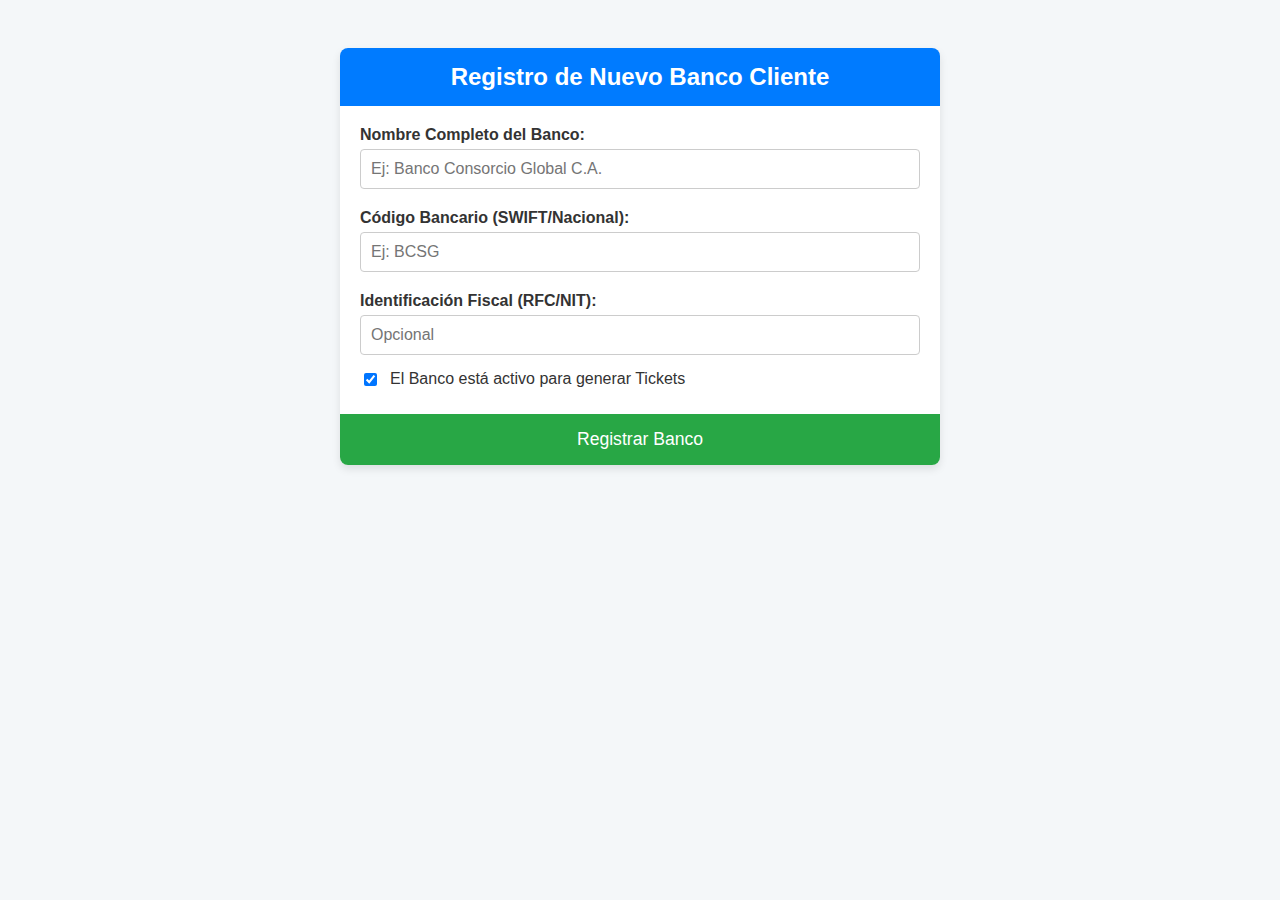
<file: CrearBancos.html>
<!DOCTYPE html>
<html>
<head>
    <title>Registrar Banco</title>
    <link rel="stylesheet" href="Style.bancos.css">
</head>
<body>
<div class="card">
    <h2 class="card-header">Registro de Nuevo Banco Cliente</h2>
    <form id="formRegistroBanco" method="POST" clase="formualario-banco">
        
        <div class="form-group">
            <label for="nombre">Nombre Completo del Banco:</label>
            <input type="text" id="nombre" name="nombre" required 
                   placeholder="Ej: Banco Consorcio Global C.A.">
            <span id="error-nombre" class="error-message"></span>
        </div>

        <div class="form-group">
            <label for="codigo_banco">Código Bancario (SWIFT/Nacional):</label>
            <input type="text" id="codigo_banco" name="codigo_banco" required 
                   maxlength="10" placeholder="Ej: BCSG">
            <span id="error-codigo" class="error-message"></span>
        </div>

        <div class="form-group">
            <label for="rfc_nit_otro">Identificación Fiscal (RFC/NIT):</label>
            <input type="text" id="rfc_nit_otro" name="rfc_nit_otro" 
                   maxlength="20" placeholder="Opcional">
        </div>

        <div class="form-group checkbox-group">
            <input type="checkbox" id="esta_activo" name="esta_activo" checked>
            <label for="esta_activo">El Banco está activo para generar Tickets</label>
        </div>
        
        <button type="submit" id="btnGuardar">
            <i class="fas fa-save"></i> Registrar Banco
        </button>
        
    </form>
</div>

    <script src="CrearBancos.js"></script>


</body>
</html>
</file>
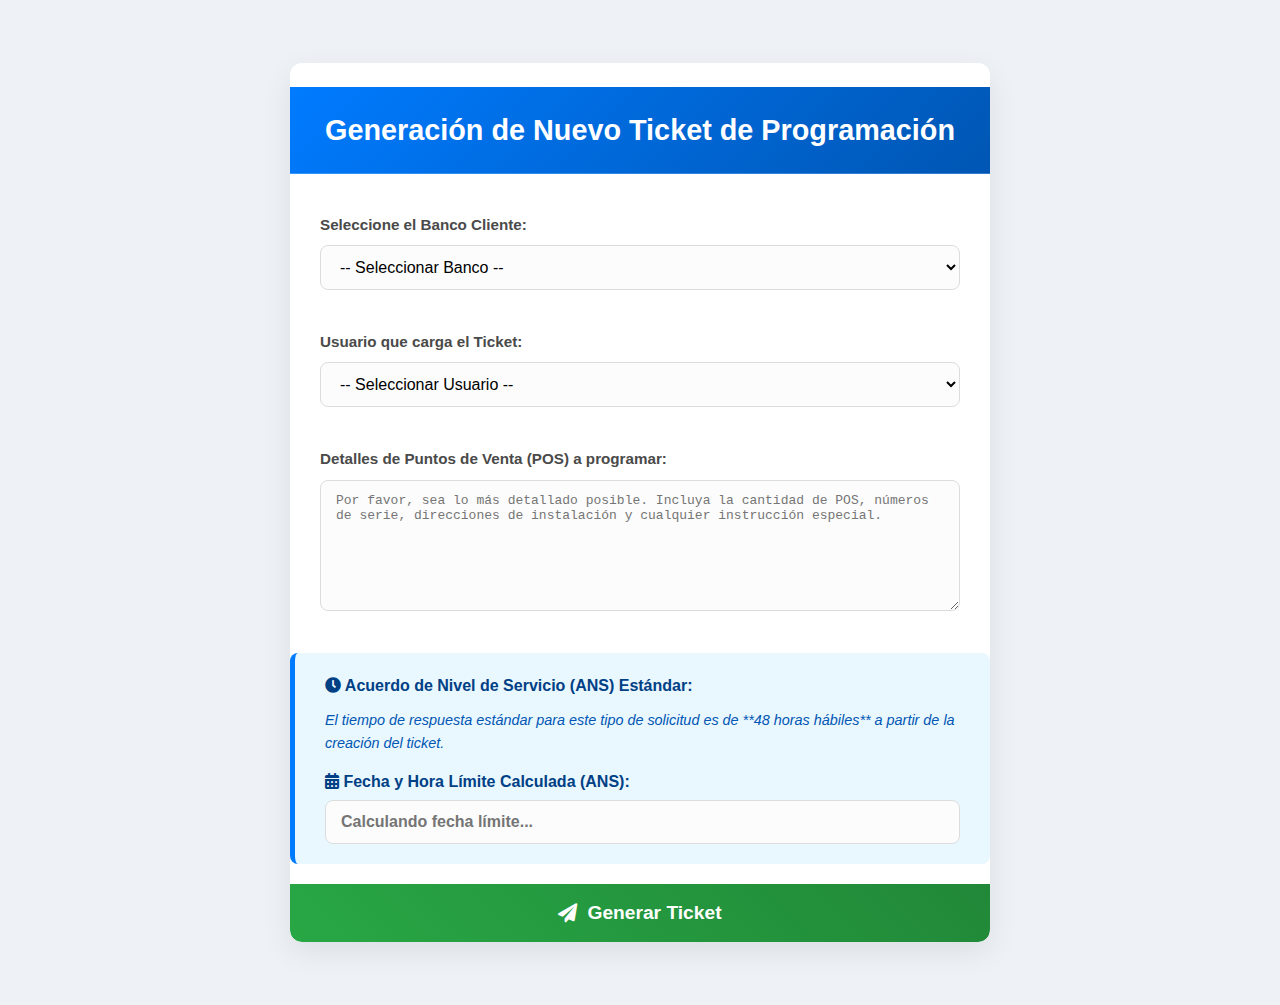
<file: CrearTickest.html>
<!DOCTYPE html>
<html lang="es">
<head>
    <meta charset="UTF-8">
    <meta name="viewport" content="width=device-width, initial-scale=1.0">
    <title>Generar Ticket</title>
    <link rel="stylesheet" href="https://cdnjs.cloudflare.com/ajax/libs/font-awesome/5.15.3/css/all.min.css">
    <link rel="stylesheet" href="Style.Tickest.css">
    
</head>
<body>

    <div class="card">
        <h2 class="card-header">Generación de Nuevo Ticket de Programación</h2>
        <form id="formCrearTicket" method="POST" action="procesar_ticket.php">
            
            <div class="form-group">
                <label for="id_banco">Seleccione el Banco Cliente:</label>
                <select id="id_banco" name="id_banco" required>
                    <option value="">-- Seleccionar Banco --</option>
                    <option value="1">Banco Consorcio A</option>
                    <option value="2">Banco Capital B</option>
                    <option value="3" disabled>Banco Inactivo C (Ejemplo)</option>
                </select>
                <span id="error-banco" class="error-message"></span>
            </div>

            <div class="form-group">
                <label for="id_usuario_cargador">Usuario que carga el Ticket:</label>
                <select id="id_usuario_cargador" name="id_usuario_cargador" required>
                    <option value="">-- Seleccionar Usuario --</option>
                    <option value="101">Juan Pérez (Banco Consorcio A)</option>
                </select>
                <span id="error-usuario" class="error-message"></span>
            </div>

            <div class="form-group">
                <label for="descripcion_solicitud">Detalles de Puntos de Venta (POS) a programar:</label>
                <textarea id="descripcion_solicitud" name="descripcion_solicitud" rows="7" required 
                          placeholder="Por favor, sea lo más detallado posible. Incluya la cantidad de POS, números de serie, direcciones de instalación y cualquier instrucción especial."></textarea>
                <span id="error-descripcion" class="error-message"></span>
            </div>

            <div class="form-group ans-info-group">
                <label><i class="fas fa-clock"></i> Acuerdo de Nivel de Servicio (ANS) Estándar:</label>
                <p>El tiempo de respuesta estándar para este tipo de solicitud es de **48 horas hábiles** a partir de la creación del ticket.</p>
                
                <label><i class="fas fa-calendar-alt"></i> Fecha y Hora Límite Calculada (ANS):</label>
                <input type="text" id="fecha_limite_ans" name="fecha_limite_ans" readonly class="calculated-field"
                       placeholder="Calculando fecha límite...">
            </div>
            
            <button type="submit" id="btnGenerarTicket">
                <i class="fas fa-paper-plane"></i> Generar Ticket
            </button>
            
        </form>
    </div>

    <script>
        // Pega el JavaScript de validación y carga de usuarios aquí
    </script>
</body>
</html>
</file>
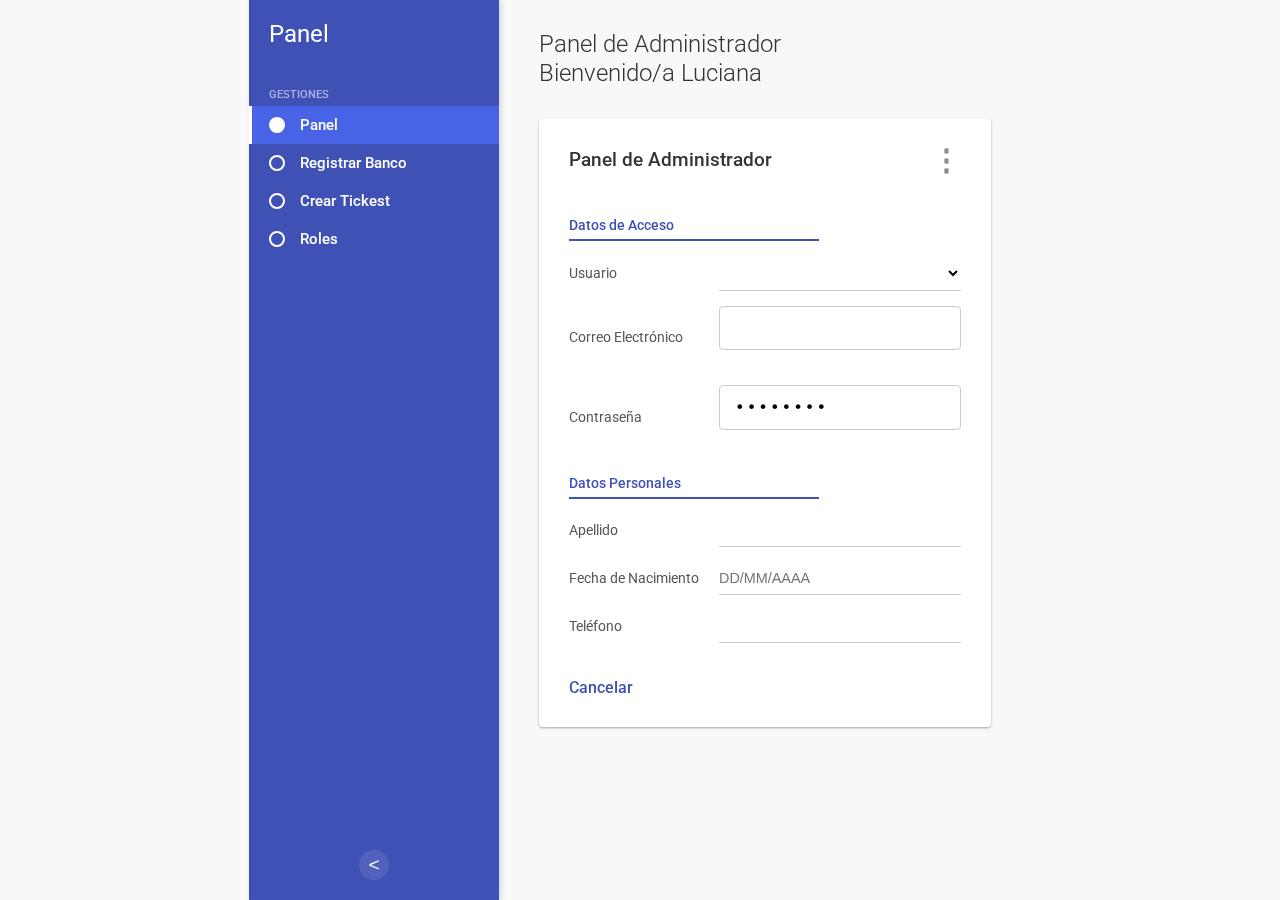
<file: dasboard.web.html>
<!DOCTYPE html>
<html lang="es">
<head>
    <meta charset="UTF-8">
    <meta name="viewport" content="width=device-width, initial-scale=1.0">
    <title>Panel de Administrador</title>
    <link rel="stylesheet" href="Style.web.css"> 
</head>
<body>

    <div class="admin-layout">

        <aside class="sidebar">
            <div class="sidebar-header">
                Panel
            </div>
            
            <div class="menu-section-title">GESTIONES</div>
            <nav class="menu">
    <div class="menu-item" onclick="setActive(this)">
        <span class="menu-item-icon">O</span>
        Panel
    </div>
    <div class="menu-item" onclick="setActive(this); window.open('CrearBancos.html');">
    <span class="menu-item-icon">O</span>
   Registrar Banco
</div>
     <div class="menu-item" onclick="setActive(this); window.open('CrearTickest.html');">
        <span class="menu-item-icon">O</span>
        Crear Tickest
    </div>
    <div class="menu-item" onclick="setActive(this)">
        <span class="menu-item-icon">O</span>
        Roles
    </div>
</nav>
            
            <div class="sidebar-footer">
                <button class="collapse-button">&lt;</button>
            </div>
        </aside>

        <main class="content-area">
            
            <header class="page-top-header">
                Panel de Administrador<br>
                Bienvenido/a Luciana
            </header>
            
            <div class="main-card">
                
                <div class="card-title">
                    <span>Panel de Administrador</span>
                    <span class="three-dots">⋮</span> 
                </div>

                <form>
                    
                    <div class="form-section-title">Datos de Acceso</div>
                    <div class="form-group">
                        <label for="usuario" class="form-label">Usuario</label>
                        <div class="form-input-container">
                            <select id="usuario" class="form-select">
                                <option></option> 
                            </select>
                        </div>
                    </div>

                    <div class="form-group">
                        <label for="correo" class="form-label">Correo Electrónico</label>
                        <div class="form-input-container">
                            <input type="email" id="correo" class="form-input">
                        </div>
                    </div>

                    <div class="form-group">
                        <label for="contrasena" class="form-label">Contraseña</label>
                        <div class="form-input-container">
                            <input type="password" id="contrasena" class="form-input" value="12345678">
                        </div>
                    </div>
                    
                    <div class="form-section-title">Datos Personales</div>
                    <div class="form-group">
                        <label for="apellido" class="form-label">Apellido</label>
                        <div class="form-input-container">
                            <input type="text" id="apellido" class="form-input">
                        </div>
                    </div>
                    
                    <div class="form-group">
                        <label for="fecha_nacimiento" class="form-label">Fecha de Nacimiento</label>
                        <div class="form-input-container">
                            <input type="text" id="fecha_nacimiento" class="form-input" placeholder="DD/MM/AAAA">
                        </div>
                    </div>

                    <div class="form-group">
                        <label for="telefono" class="form-label">Teléfono</label>
                        <div class="form-input-container">
                            <input type="tel" id="telefono" class="form-input" placeholder="">
                        </div>
                    </div>

                    <a href="#" class="cancel-link">Cancelar</a>

                </form>

            </div> </main> </div> <script src="script.js"></script>
</body>
</html>
</file>
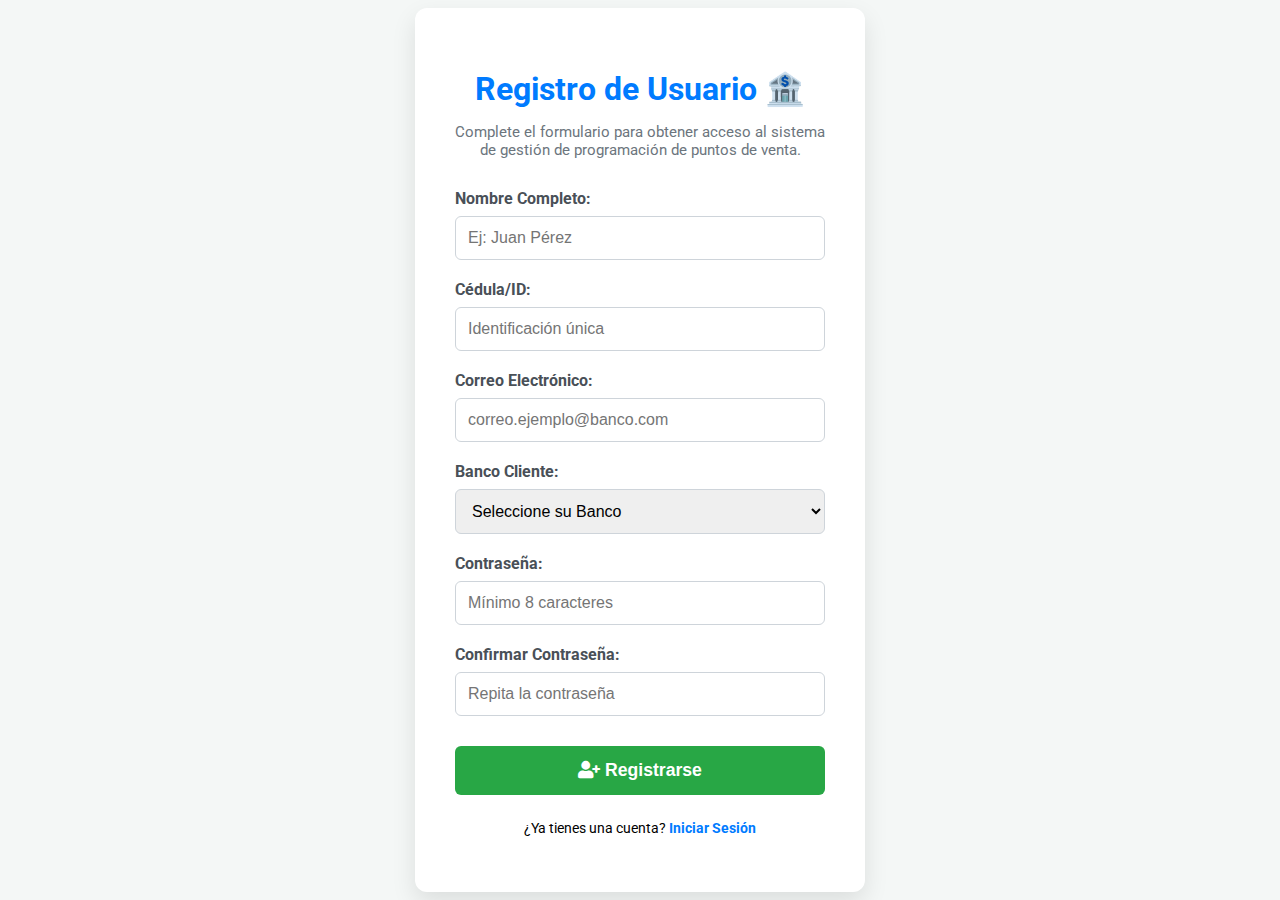
<file: resgistrarse.html>
<!DOCTYPE html>
<html lang="es">
<head>
    <meta charset="UTF-8">
    <meta name="viewport" content="width=device-width, initial-scale=1.0">
    <title>Registro de Usuario</title>
    <link rel="stylesheet" href="Style.registrarse.css">
    <link rel="stylesheet" href="https://cdnjs.cloudflare.com/ajax/libs/font-awesome/5.15.4/css/all.min.css">
</head>
<body>
    <div class="registro-container">
        <header>
            <h1 class="titulo">Registro de Usuario 🏦</h1>
            <p>Complete el formulario para obtener acceso al sistema de gestión de programación de puntos de venta.</p>
        </header>
        
        <form id="registroForm" method="POST" class="formulario-registro"> 
            
            <div class="grupo-input">
                <label for="nombre">Nombre Completo:</label>
                <input type="text" id="nombre" name="nombre" placeholder="Ej: Juan Pérez" required>
            </div>
            
            <div class="grupo-input">
                <label for="cedula">Cédula/ID:</label>
                <input type="text" id="cedula" name="cedula" placeholder="Identificación única" required>
            </div>

            <div class="grupo-input">
                <label for="email">Correo Electrónico:</label>
                <input type="email" id="email" name="email" placeholder="correo.ejemplo@banco.com" required>
            </div>

           <div class="grupo-input">
    <label for="banco">Banco Cliente:</label>
    <select id="banco" name="banco" required>
        <option value="" disabled selected>Seleccione su Banco</option>
        
        <option value="1">Banco A</option> 
        <option value="2">Banco B</option>
        <option value="3">Consorcio (Uso Interno)</option>
        
        </select>
</div>

            <div class="grupo-input">
                <label for="clave">Contraseña:</label>
                <input type="password" id="clave" name="clave" placeholder="Mínimo 8 caracteres" required>
            </div>

            <div class="grupo-input">
                <label for="confirmar_clave">Confirmar Contraseña:</label>
                <input type="password" id="confirmar_clave" name="confirmar_clave" placeholder="Repita la contraseña" required>
            </div>
            
            <div id="mensajeRegistro" class="mensaje-alerta"></div>

            <button type="submit" class="btn-registro">
                <i class="fas fa-user-plus"></i> Registrarse
            </button>
            
            <p class="enlace-login">
                ¿Ya tienes una cuenta? <a href="index.html">Iniciar Sesión</a>
            </p>

        </form>
    </div>
    <script src="registrarse.js"></script>
</body>
</html>
</file>
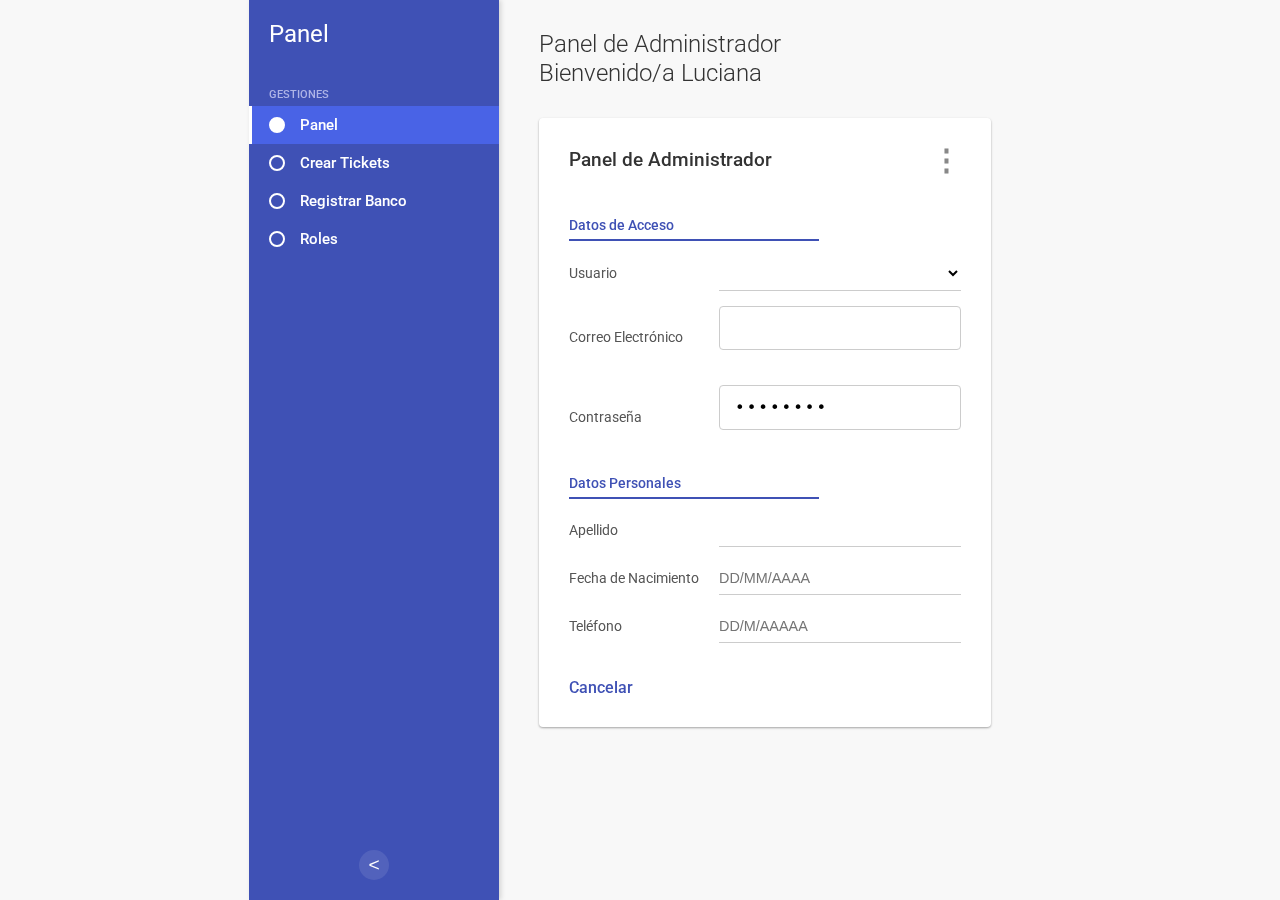
<file: WEB/dasboard.web.html>
<!DOCTYPE html>
<html lang="es">
<head>
    <meta charset="UTF-8">
    <meta name="viewport" content="width=device-width, initial-scale=1.0">
    <title>Panel de Administrador</title>
    <link rel="stylesheet" href="Style.web.css"> 
</head>
<body>

    <div class="admin-layout">

        <aside class="sidebar">
            <div class="sidebar-header">
                Panel
            </div>
            
            <div class="menu-section-title">GESTIONES</div>
            <nav class="menu">
    <div class="menu-item" onclick="setActive(this)">
        <span class="menu-item-icon">O</span>
        Panel
    </div>
    <div class="menu-item" onclick="setActive(this)">
        <span class="menu-item-icon">O</span>
        Crear Tickets
    </div>
    <div class="menu-item" onclick="setActive(this)">
        <span class="menu-item-icon">O</span>
        Registrar Banco
    </div>
    <div class="menu-item" onclick="setActive(this)">
        <span class="menu-item-icon">O</span>
        Roles
    </div>
</nav>
            
            <div class="sidebar-footer">
                <button class="collapse-button">&lt;</button>
            </div>
        </aside>

        <main class="content-area">
            
            <header class="page-top-header">
                Panel de Administrador<br>
                Bienvenido/a Luciana
            </header>
            
            <div class="main-card">
                
                <div class="card-title">
                    <span>Panel de Administrador</span>
                    <span class="three-dots">⋮</span> 
                </div>

                <form>
                    
                    <div class="form-section-title">Datos de Acceso</div>
                    <div class="form-group">
                        <label for="usuario" class="form-label">Usuario</label>
                        <div class="form-input-container">
                            <select id="usuario" class="form-select">
                                <option></option> 
                            </select>
                        </div>
                    </div>

                    <div class="form-group">
                        <label for="correo" class="form-label">Correo Electrónico</label>
                        <div class="form-input-container">
                            <input type="email" id="correo" class="form-input">
                        </div>
                    </div>

                    <div class="form-group">
                        <label for="contrasena" class="form-label">Contraseña</label>
                        <div class="form-input-container">
                            <input type="password" id="contrasena" class="form-input" value="12345678" readonly>
                        </div>
                    </div>
                    
                    <div class="form-section-title">Datos Personales</div>
                    <div class="form-group">
                        <label for="apellido" class="form-label">Apellido</label>
                        <div class="form-input-container">
                            <input type="text" id="apellido" class="form-input">
                        </div>
                    </div>
                    
                    <div class="form-group">
                        <label for="fecha_nacimiento" class="form-label">Fecha de Nacimiento</label>
                        <div class="form-input-container">
                            <input type="text" id="fecha_nacimiento" class="form-input" placeholder="DD/MM/AAAA">
                        </div>
                    </div>

                    <div class="form-group">
                        <label for="telefono" class="form-label">Teléfono</label>
                        <div class="form-input-container">
                            <input type="tel" id="telefono" class="form-input" placeholder="DD/M/AAAAA">
                        </div>
                    </div>

                    <a href="#" class="cancel-link">Cancelar</a>

                </form>

            </div> </main> </div> <script src="script.js"></script>
</body>
</html>
</file>
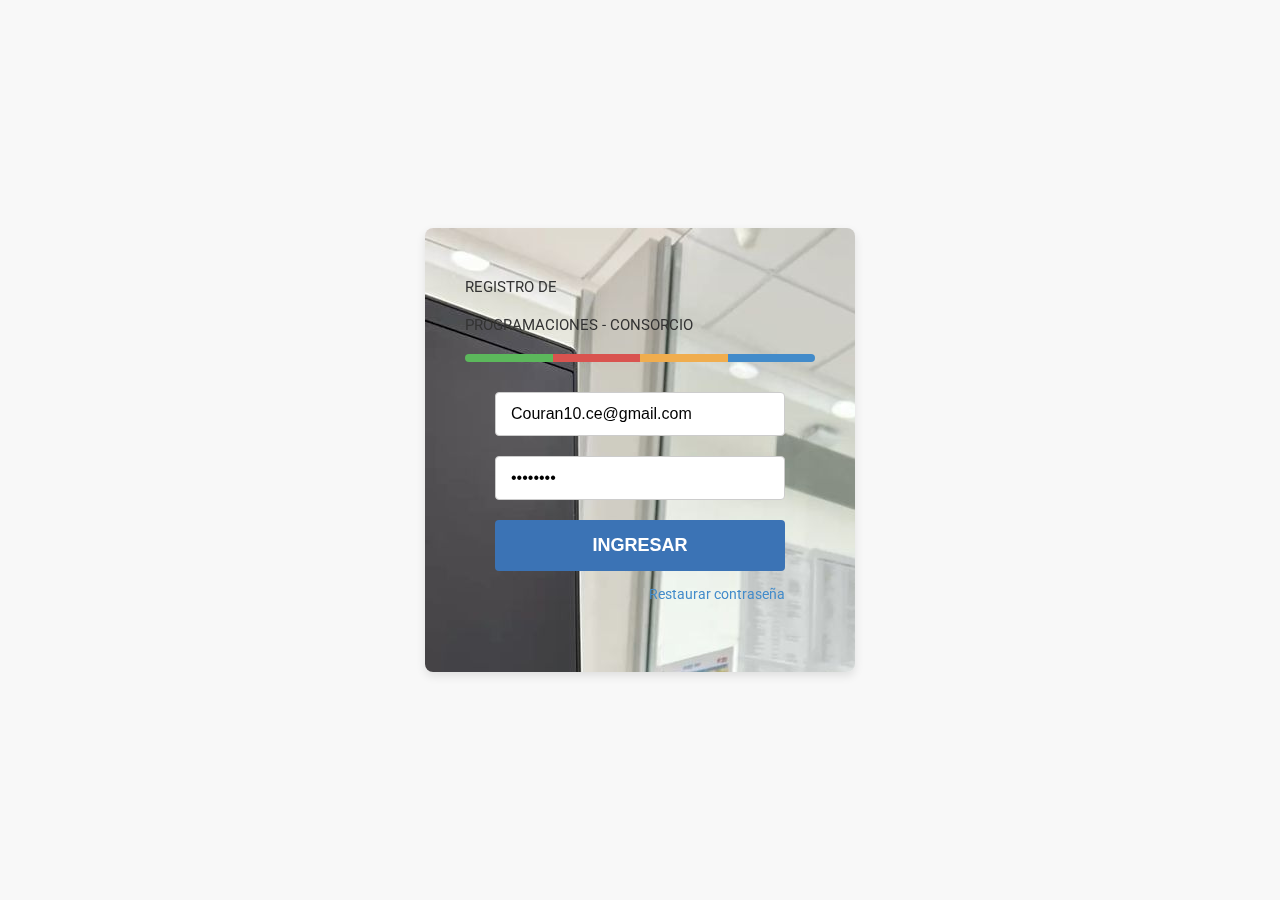
<file: WEB/index.web.html>
<!DOCTYPE html>
<html>
<head>
    <title>Plataforma de Consorcio</title>
    <link rel="stylesheet" href="Style.web.css">
</head>
<body>
    <div class="contenedor-logo">
        
    </div>

    <div class="contenedor-login">
        
        <h1 class="titulo-registro">REGISTRO DE </h1>
        <h1 class="titulo-linea-abajo"> PROGRAMACIONES - CONSORCIO</h1>
        
        <div class="barra-progreso">
            <div class="verde"></div>
            <div class="rojo"></div>
            <div class="amarillo"></div>
            <div class="azul"></div>
        </div>
        
        <form>
            <input type="email" placeholder="Couran10.ce@gmail.com" value="Couran10.ce@gmail.com">
            <input type="password" placeholder="Contraseña •••••••" value="••••••••">
            
            <button type="submit" class="btn-ingresar">INGRESAR</button>
            
            <div class="restaurar-contrasena">
                <a href="#">Restaurar contraseña</a>
            </div>
        </form>
    </div>

</body>
</html>
</file>
<file: Style.bancos.css>
/* Estilos Generales y Contenedor */
body {
    font-family: 'Arial', sans-serif;
    background-color: #f4f7f9;
    padding: 20px;
}

.card {
    max-width: 600px;
    margin: 0 auto;
    background-color: #ffffff;
    border-radius: 8px;
    box-shadow: 0 4px 8px rgba(0, 0, 0, 0.1);
}

.card-header {
    background-color: #007bff; /* Color principal del Consorcio */
    color: white;
    padding: 15px;
    font-size: 1.5em;
    border-top-left-radius: 8px;
    border-top-right-radius: 8px;
    text-align: center;
    margin-bottom: 20px;
}

/* Estilos de los Grupos de Formulario */
.form-group {
    padding: 0 20px 15px 20px;
}

label {
    display: block;
    margin-bottom: 5px;
    font-weight: bold;
    color: #333;
}

input[type="text"] {
    width: 100%;
    padding: 10px;
    border: 1px solid #ccc;
    border-radius: 4px;
    box-sizing: border-box;
    font-size: 1em;
}

input:focus {
    border-color: #007bff;
    box-shadow: 0 0 0 0.2rem rgba(0, 123, 255, 0.25);
    outline: none;
}

/* Estilos para Mensajes de Error */
.error-message {
    color: #dc3545; /* Rojo para errores */
    font-size: 0.85em;
    margin-top: 5px;
    display: block;
}

/* Estilos para Checkbox */
.checkbox-group {
    display: flex;
    align-items: center;
    padding-bottom: 25px;
}

.checkbox-group label {
    font-weight: normal;
    margin-bottom: 0;
    margin-left: 10px;
}

/* Estilos del Botón */
button[type="submit"] {
    width: 100%;
    background-color: #28a745; /* Verde para acción de guardar */
    color: white;
    padding: 15px;
    border: none;
    border-radius: 0 0 8px 8px;
    cursor: pointer;
    font-size: 1.1em;
    transition: background-color 0.3s;
}

button[type="submit"]:hover {
    background-color: #218838;
}
</file>
<file: Style.web.css>
@import url('https://fonts.googleapis.com/css2?family=Roboto:wght@300;400;500;700&display=swap');
body {
    
    
    background-size: cover;
    display: flex; 
    justify-content: center; 
    align-items: center; 
    min-height: 100vh; 
    margin: 0;
    font-family: Arial, sans-serif;
}


body::before {
    content: '';
    position: fixed;
    top: 0;
    left: 0;
    width: 100%;
    height: 100%;
    z-index: -1;
}


.contenedor-login {
    background-image: url('image/fotito-ofi.jpeg');
    background-color: rgba(255, 255, 255, 0.85); 
    padding: 40px;
    border-radius: 8px; 
    box-shadow: 0 4px 10px rgba(0, 0, 0, 0.1); 
    width: 350px; 
    text-align: center;
}


.titulo-registro {
    font-size: 15px; 
    color: #333;
    margin-bottom: 20px;
    font-weight: normal;
    text-align: left;
}
.titulo-linea-abajo {

font-size: 15px;
color: #333;
 margin-bottom: 20px;
 font-weight: normal;
  text-align: left;
}




.barra-progreso {
    display: flex;
    margin-bottom: 30px;
    height: 8px;
    border-radius: 4px;
    overflow: hidden;
}

.barra-progreso div {
    flex-grow: 1; 
    height: 100%;
}


.barra-progreso .verde { background-color: #5cb85c; }
.barra-progreso .rojo { background-color: #d9534f; }
.barra-progreso .amarillo { background-color: #f0ad4e; }
.barra-progreso .azul { background-color: #428bca; }



input[type="email"],
input[type="password"] {
    width: 100%;
    padding: 12px 15px;
    margin-bottom: 20px;
    border: 1px solid #ccc;
    border-radius: 4px;
    box-sizing: border-box; 
    font-size: 16px;
}


.btn-ingresar {
    width: 100%;
    background-color: #3b73b5; 
    color: white;
    padding: 15px;
    border: none;
    border-radius: 4px;
    cursor: pointer;
    font-size: 18px;
    font-weight: bold;
    margin-bottom: 15px;
}

.btn-ingresar:hover {
    background-color: #2a568a; 

}
.restaurar-contrasena {
    text-align: right; 
    display: block;
    font-size: 14px;
}

.restaurar-contrasena a {
    color: #428bca; 
    text-decoration: none;
}

.restaurar-contrasena a:hover {
    text-decoration: underline;
}


/*
 * ----------------------------------------
 * ESTILOS GENERALES Y LAYOUT
 * ----------------------------------------
 */
body {
    font-family: Roboto, Arial, sans-serif;
    margin: 0;
    background-color: #f4f5f7; 
}

.admin-layout {
    display: flex;
    min-height: 100vh;
}




/*
 * ----------------------------------------
 * ESTILOS GENERALES 
 * ----------------------------------------
 */
body {
    font-family: 'Roboto', Arial, sans-serif;
    margin: 0;
   
    background-color: #f8f8f8; 
}

.admin-layout {
    display: flex;
    min-height: 100vh;
}

/*
 * ----------------------------------------
 *  (Panel Lateral)
 * ----------------------------------------
 */
.sidebar {
    width: 250px;
    background-color: #3f51b5; 
    color: white;
    padding-top: 20px;
    box-shadow: 2px 0 5px rgba(0, 0, 0, 0.15);
    display: flex;
    flex-direction: column;
}

.sidebar-header {
    padding: 0 20px 30px 20px;
    font-size: 1.5em;
    font-weight: 400; 
}

.menu-section-title {
    color: #aeb4e7; 
    font-size: 0.7em;
    text-transform: uppercase;
    padding: 10px 20px 5px 20px;
    font-weight: 500;
}

.menu-item {
    padding: 10px 20px;
    cursor: pointer;
    display: flex;
    align-items: center;
    font-size: 0.95em;
    font-weight: 500;
    transition: background-color 0.1s;
}


.menu-item.active {
  
    background-color: #4963e6;
    border-left: 3px solid white; 
    padding-left: 17px; 
}


.menu-item.active-menu-header {
    background-color: #4963e6;
}

.menu-item:hover {
    background-color: #4963e6; 
}

.menu-item-icon {
    width: 12px; 
    height: 12px;
    border: 2px solid white;
    border-radius: 50%;
    margin-right: 15px;
    text-align: center;
    line-height: 12px;
    font-size: 0.7em;
    color: transparent; 
}


.menu-item.active .menu-item-icon {
    background-color: white;
    border-color: white;
}

.sidebar-footer {
    margin-top: auto; 
    padding: 20px;
    text-align: center;
}

.collapse-button {
    background: rgba(255, 255, 255, 0.1);
    border: none;
    color: white;
    width: 30px;
    height: 30px;
    border-radius: 50%;
    cursor: pointer;
    font-size: 1.2em;
    font-weight: 500;
}

/*
 * ----------------------------------------
 * ÁREA DE CONTENIDO
 * ----------------------------------------
 */
.content-area {
    flex-grow: 1;
    padding: 30px 40px;
}

.page-top-header {
   
    font-size: 1.5em;
    margin-bottom: 30px;
    color: #333;
    line-height: 1.2;
    font-weight: 300; 
}

/*
 * ----------------------------------------
 * TARJETA PRINCIPAL (Formulario)
 * ----------------------------------------
 */
.main-card {
    background-color: white;
    padding: 0; 
    border-radius: 4px;
    box-shadow: 0 1px 3px rgba(0, 0, 0, 0.12), 0 1px 2px rgba(0, 0, 0, 0.24);
}

.card-title {
   
    padding: 25px 30px 15px 30px;
    font-size: 1.2em;
    font-weight: 500;
    color: #333;
    margin-bottom: 25px;
    display: flex;
    justify-content: space-between;
    align-items: center;
   
}

.three-dots {
    font-weight: bold;
    font-size: 1.5em;
    cursor: pointer;
    color: #888;
}

/*
 * ----------------------------------------
 * FORMULARIO
 * ----------------------------------------
 */
form {
    padding: 0 30px 30px 30px; 
}

.form-section-title {
    font-size: 0.9em;
    font-weight: 500;
    color: #3f51b5; 
    margin-top: 25px;
    margin-bottom: 15px;
    padding-bottom: 5px;
    border-bottom: 2px solid #3f51b5;
    width: 250px; 
}
.form-group {
    display: flex;
    margin-bottom: 15px;
    align-items: center;
    font-size: 0.9em;
}

.form-label {
    width: 150px; 
    color: #555;
}

.form-input-container {
    flex-grow: 1;
    max-width: 300px; 
}


.form-input, .form-select {
    width: 100%;
    padding: 8px 0; 
    border: none;
    border-bottom: 1px solid #ccc; 
    box-sizing: border-box;
    background-color: transparent; 
    font-size: 1em;
    outline: none; 
}


.form-input[type="password"] {
    letter-spacing: 2px;
    font-family: monospace; 
}

.cancel-link {
    color: #3f51b5;
    text-decoration: none;
    margin-top: 20px;
    display: inline-block;
    font-weight: 500;
}
</file>
<file: Style.registrarse.css>
@import url('https://fonts.googleapis.com/css2?family=Roboto:wght@300;400;500;700&display=swap');

/* Importar una fuente moderna (opcional) */
@import url('https://fonts.googleapis.com/css2?family=Roboto:wght@400;700&display=swap');

/* Estilos Generales */
body {
    font-family: 'Roboto', sans-serif;
    background-color: #f4f7f6; /* Fondo gris claro suave */
    display: flex;
    justify-content: center;
    align-items: center;
    min-height: 100vh;
    margin: 0;
}

/* Contenedor principal del formulario */
.registro-container {
    background-color: #ffffff;
    padding: 40px;
    border-radius: 12px;
    box-shadow: 0 10px 25px rgba(0, 0, 0, 0.1); /* Sombra elegante */
    width: 100%;
    max-width: 450px;
    box-sizing: border-box;
}

/* Encabezado */
header {
    text-align: center;
    margin-bottom: 30px;
}

.titulo {
    color: #007bff; /* Azul primario para la identidad de marca */
    margin-bottom: 10px;
}

header p {
    color: #6c757d;
    font-size: 0.95em;
}

/* Formulario */
.formulario-registro {
    display: flex;
    flex-direction: column;
}

/* Grupos de Input */
.grupo-input {
    margin-bottom: 20px;
}

.grupo-input label {
    display: block;
    margin-bottom: 8px;
    font-weight: 700;
    color: #495057;
}

.grupo-input input,
.grupo-input select {
    width: 100%;
    padding: 12px;
    border: 1px solid #ced4da;
    border-radius: 6px;
    font-size: 1em;
    box-sizing: border-box; /* Asegura que el padding no aumente el ancho total */
    transition: border-color 0.3s, box-shadow 0.3s;
}

.grupo-input input:focus,
.grupo-input select:focus {
    border-color: #007bff;
    box-shadow: 0 0 0 0.2rem rgba(0, 123, 255, 0.25);
    outline: none;
}

/* Botón de Registro */
.btn-registro {
    background-color: #28a745; /* Verde para acción de "Registro/Crear" */
    color: white;
    padding: 14px 20px;
    border: none;
    border-radius: 6px;
    font-size: 1.1em;
    font-weight: 700;
    cursor: pointer;
    transition: background-color 0.3s, transform 0.1s;
    margin-top: 10px;
}

.btn-registro:hover {
    background-color: #218838;
}

.btn-registro:active {
    transform: scale(0.99);
}

/* Enlace de Login */
.enlace-login {
    text-align: center;
    margin-top: 25px;
    font-size: 0.9em;
}

.enlace-login a {
    color: #007bff;
    text-decoration: none;
    font-weight: 700;
}

.enlace-login a:hover {
    text-decoration: underline;
}
</file>
<file: WEB/Style.web.css>
@import url('https://fonts.googleapis.com/css2?family=Roboto:wght@300;400;500;700&display=swap');
body {
    
    
    background-size: cover;
    display: flex; 
    justify-content: center; 
    align-items: center; 
    min-height: 100vh; 
    margin: 0;
    font-family: Arial, sans-serif;
}


body::before {
    content: '';
    position: fixed;
    top: 0;
    left: 0;
    width: 100%;
    height: 100%;
    z-index: -1;
}


.contenedor-login {
    background-image: url('image/fotito-ofi.jpeg');
    background-color: rgba(255, 255, 255, 0.85); 
    padding: 40px;
    border-radius: 8px; 
    box-shadow: 0 4px 10px rgba(0, 0, 0, 0.1); 
    width: 350px; 
    text-align: center;
}


.titulo-registro {
    font-size: 15px; 
    color: #333;
    margin-bottom: 20px;
    font-weight: normal;
    text-align: left;
}
.titulo-linea-abajo {

font-size: 15px;
color: #333;
 margin-bottom: 20px;
 font-weight: normal;
  text-align: left;
}




.barra-progreso {
    display: flex;
    margin-bottom: 30px;
    height: 8px;
    border-radius: 4px;
    overflow: hidden;
}

.barra-progreso div {
    flex-grow: 1; 
    height: 100%;
}


.barra-progreso .verde { background-color: #5cb85c; }
.barra-progreso .rojo { background-color: #d9534f; }
.barra-progreso .amarillo { background-color: #f0ad4e; }
.barra-progreso .azul { background-color: #428bca; }



input[type="email"],
input[type="password"] {
    width: 100%;
    padding: 12px 15px;
    margin-bottom: 20px;
    border: 1px solid #ccc;
    border-radius: 4px;
    box-sizing: border-box; 
    font-size: 16px;
}


.btn-ingresar {
    width: 100%;
    background-color: #3b73b5; 
    color: white;
    padding: 15px;
    border: none;
    border-radius: 4px;
    cursor: pointer;
    font-size: 18px;
    font-weight: bold;
    margin-bottom: 15px;
}

.btn-ingresar:hover {
    background-color: #2a568a; 

}
.restaurar-contrasena {
    text-align: right; 
    display: block;
    font-size: 14px;
}

.restaurar-contrasena a {
    color: #428bca; 
    text-decoration: none;
}

.restaurar-contrasena a:hover {
    text-decoration: underline;
}


/*
 * ----------------------------------------
 * ESTILOS GENERALES Y LAYOUT
 * ----------------------------------------
 */
body {
    font-family: Roboto, Arial, sans-serif;
    margin: 0;
    background-color: #f4f5f7; 
}

.admin-layout {
    display: flex;
    min-height: 100vh;
}




/*
 * ----------------------------------------
 * ESTILOS GENERALES 
 * ----------------------------------------
 */
body {
    font-family: 'Roboto', Arial, sans-serif;
    margin: 0;
   
    background-color: #f8f8f8; 
}

.admin-layout {
    display: flex;
    min-height: 100vh;
}

/*
 * ----------------------------------------
 *  (Panel Lateral)
 * ----------------------------------------
 */
.sidebar {
    width: 250px;
    background-color: #3f51b5; 
    color: white;
    padding-top: 20px;
    box-shadow: 2px 0 5px rgba(0, 0, 0, 0.15);
    display: flex;
    flex-direction: column;
}

.sidebar-header {
    padding: 0 20px 30px 20px;
    font-size: 1.5em;
    font-weight: 400; 
}

.menu-section-title {
    color: #aeb4e7; 
    font-size: 0.7em;
    text-transform: uppercase;
    padding: 10px 20px 5px 20px;
    font-weight: 500;
}

.menu-item {
    padding: 10px 20px;
    cursor: pointer;
    display: flex;
    align-items: center;
    font-size: 0.95em;
    font-weight: 500;
    transition: background-color 0.1s;
}


.menu-item.active {
  
    background-color: #4963e6;
    border-left: 3px solid white; 
    padding-left: 17px; 
}


.menu-item.active-menu-header {
    background-color: #4963e6;
}

.menu-item:hover {
    background-color: #4963e6; 
}

.menu-item-icon {
    width: 12px; 
    height: 12px;
    border: 2px solid white;
    border-radius: 50%;
    margin-right: 15px;
    text-align: center;
    line-height: 12px;
    font-size: 0.7em;
    color: transparent; 
}


.menu-item.active .menu-item-icon {
    background-color: white;
    border-color: white;
}

.sidebar-footer {
    margin-top: auto; 
    padding: 20px;
    text-align: center;
}

.collapse-button {
    background: rgba(255, 255, 255, 0.1);
    border: none;
    color: white;
    width: 30px;
    height: 30px;
    border-radius: 50%;
    cursor: pointer;
    font-size: 1.2em;
    font-weight: 500;
}

/*
 * ----------------------------------------
 * ÁREA DE CONTENIDO
 * ----------------------------------------
 */
.content-area {
    flex-grow: 1;
    padding: 30px 40px;
}

.page-top-header {
   
    font-size: 1.5em;
    margin-bottom: 30px;
    color: #333;
    line-height: 1.2;
    font-weight: 300; 
}

/*
 * ----------------------------------------
 * TARJETA PRINCIPAL (Formulario)
 * ----------------------------------------
 */
.main-card {
    background-color: white;
    padding: 0; 
    border-radius: 4px;
    box-shadow: 0 1px 3px rgba(0, 0, 0, 0.12), 0 1px 2px rgba(0, 0, 0, 0.24);
}

.card-title {
   
    padding: 25px 30px 15px 30px;
    font-size: 1.2em;
    font-weight: 500;
    color: #333;
    margin-bottom: 25px;
    display: flex;
    justify-content: space-between;
    align-items: center;
   
}

.three-dots {
    font-weight: bold;
    font-size: 1.5em;
    cursor: pointer;
    color: #888;
}

/*
 * ----------------------------------------
 * FORMULARIO
 * ----------------------------------------
 */
form {
    padding: 0 30px 30px 30px; 
}

.form-section-title {
    font-size: 0.9em;
    font-weight: 500;
    color: #3f51b5; 
    margin-top: 25px;
    margin-bottom: 15px;
    padding-bottom: 5px;
    border-bottom: 2px solid #3f51b5;
    width: 250px; 
}
.form-group {
    display: flex;
    margin-bottom: 15px;
    align-items: center;
    font-size: 0.9em;
}

.form-label {
    width: 150px; 
    color: #555;
}

.form-input-container {
    flex-grow: 1;
    max-width: 300px; 
}


.form-input, .form-select {
    width: 100%;
    padding: 8px 0; 
    border: none;
    border-bottom: 1px solid #ccc; 
    box-sizing: border-box;
    background-color: transparent; 
    font-size: 1em;
    outline: none; 
}


.form-input[type="password"] {
    letter-spacing: 2px;
    font-family: monospace; 
}

.cancel-link {
    color: #3f51b5;
    text-decoration: none;
    margin-top: 20px;
    display: inline-block;
    font-weight: 500;
}
</file>
<file: Style.Tickest.css>
/* -- General Reset & Base Styles -- */
body {
    font-family: 'Segoe UI', 'Roboto', 'Helvetica Neue', Arial, sans-serif;
    background-color: #eef2f6; /* Un fondo más suave */
    padding: 30px;
    color: #333;
    line-height: 1.6;
}

/* -- Card Container -- */
.card {
    max-width: 700px; /* Un poco más ancho para mejor distribución */
    margin: 25px auto;
    background-color: #ffffff;
    border-radius: 12px; /* Bordes más redondeados */
    box-shadow: 0 10px 30px rgba(0, 0, 0, 0.08); /* Sombra más profunda y suave */
    overflow: hidden; /* Asegura que el contenido respete los bordes */
}

.card-header {
    background: linear-gradient(135deg, #007bff 0%, #0056b3 100%); /* Gradiente atractivo */
    color: white;
    padding: 20px 30px;
    font-size: 1.8em; /* Título más grande */
    font-weight: 600;
    text-align: center;
    border-bottom: 1px solid rgba(255, 255, 255, 0.2); /* Separador sutil */
}

/* -- Form Group Styling -- */
.form-group {
    padding: 15px 30px; /* Más padding interno */
    margin-bottom: 10px; /* Espacio entre grupos */
    position: relative; /* Para posicionar mensajes de error */
}

label {
    display: block;
    margin-bottom: 8px;
    font-weight: 600; /* Negrita más marcada */
    color: #4a4a4a;
    font-size: 0.95em;
}

input[type="text"],
select,
textarea {
    width: 100%;
    padding: 12px 15px; /* Más padding para una mejor experiencia táctil/visual */
    border: 1px solid #dcdcdc; /* Borde más sutil */
    border-radius: 8px; /* Bordes redondeados */
    box-sizing: border-box;
    font-size: 1em;
    transition: border-color 0.3s ease, box-shadow 0.3s ease; /* Transiciones suaves */
    background-color: #fcfcfc; /* Fondo ligeramente diferente para inputs */
}

input[type="text"]:focus,
select:focus,
textarea:focus {
    border-color: #007bff;
    box-shadow: 0 0 0 3px rgba(0, 123, 255, 0.2); /* Sombra de enfoque azul */
    outline: none;
    background-color: #ffffff;
}

/* -- Error Messages -- */
.error-message {
    color: #dc3545; /* Rojo de error */
    font-size: 0.8em; /* Texto más pequeño */
    margin-top: 5px;
    display: block;
    position: absolute; /* Para que no afecte el layout */
    bottom: -15px; /* Posicionado debajo del input */
    left: 30px;
}

/* -- ANS Info Group -- */
.ans-info-group {
    background-color: #e9f7ff; 
    border-left: 5px solid #007bff; /* Borde izquierdo destacado */
    padding: 20px 30px;
    margin: 20px 0; /* Más espacio */
    border-radius: 8px;
    color: #0056b3;
}

.ans-info-group p {
    margin-top: 10px;
    font-style: italic;
    font-size: 0.9em;
}

.ans-info-group label {
    color: #004085;
    font-size: 1em;
    margin-bottom: 5px;
}

.calculated-field {
    background-color: #e2eaf0; /* Fondo gris-azul */
    font-weight: bold;
    color: #333;
    border: 1px dashed #a8cde0; /* Borde punteado para indicar que no es editable */
}

/* -- Button Styling -- */
button[type="submit"] {
    width: 100%;
    background: linear-gradient(45deg, #28a745 0%, #218838 100%); /* Gradiente verde */
    color: white;
    padding: 18px 25px; /* Más grande */
    border: none;
    border-radius: 0 0 12px 12px; /* Coincide con el card */
    cursor: pointer;
    font-size: 1.2em; /* Texto más grande */
    font-weight: 600;
    transition: all 0.3s ease; /* Transición para hover */
    display: flex; /* Para centrar el icono y texto */
    align-items: center;
    justify-content: center;
    gap: 10px; /* Espacio entre icono y texto */
}

button[type="submit"]:hover {
    background: linear-gradient(45deg, #218838 0%, #1e7e34 100%);
    box-shadow: 0 8px 15px rgba(40, 167, 69, 0.3); /* Sombra al pasar el ratón */
    transform: translateY(-2px); /* Pequeño levantamiento */
}

/* -- Responsive adjustments -- */
@media (max-width: 768px) {
    .card {
        margin: 15px;
    }
    .card-header {
        font-size: 1.5em;
        padding: 15px 20px;
    }
    .form-group {
        padding: 10px 20px;
    }
    button[type="submit"] {
        font-size: 1em;
        padding: 15px 20px;
    }
}
</file>
